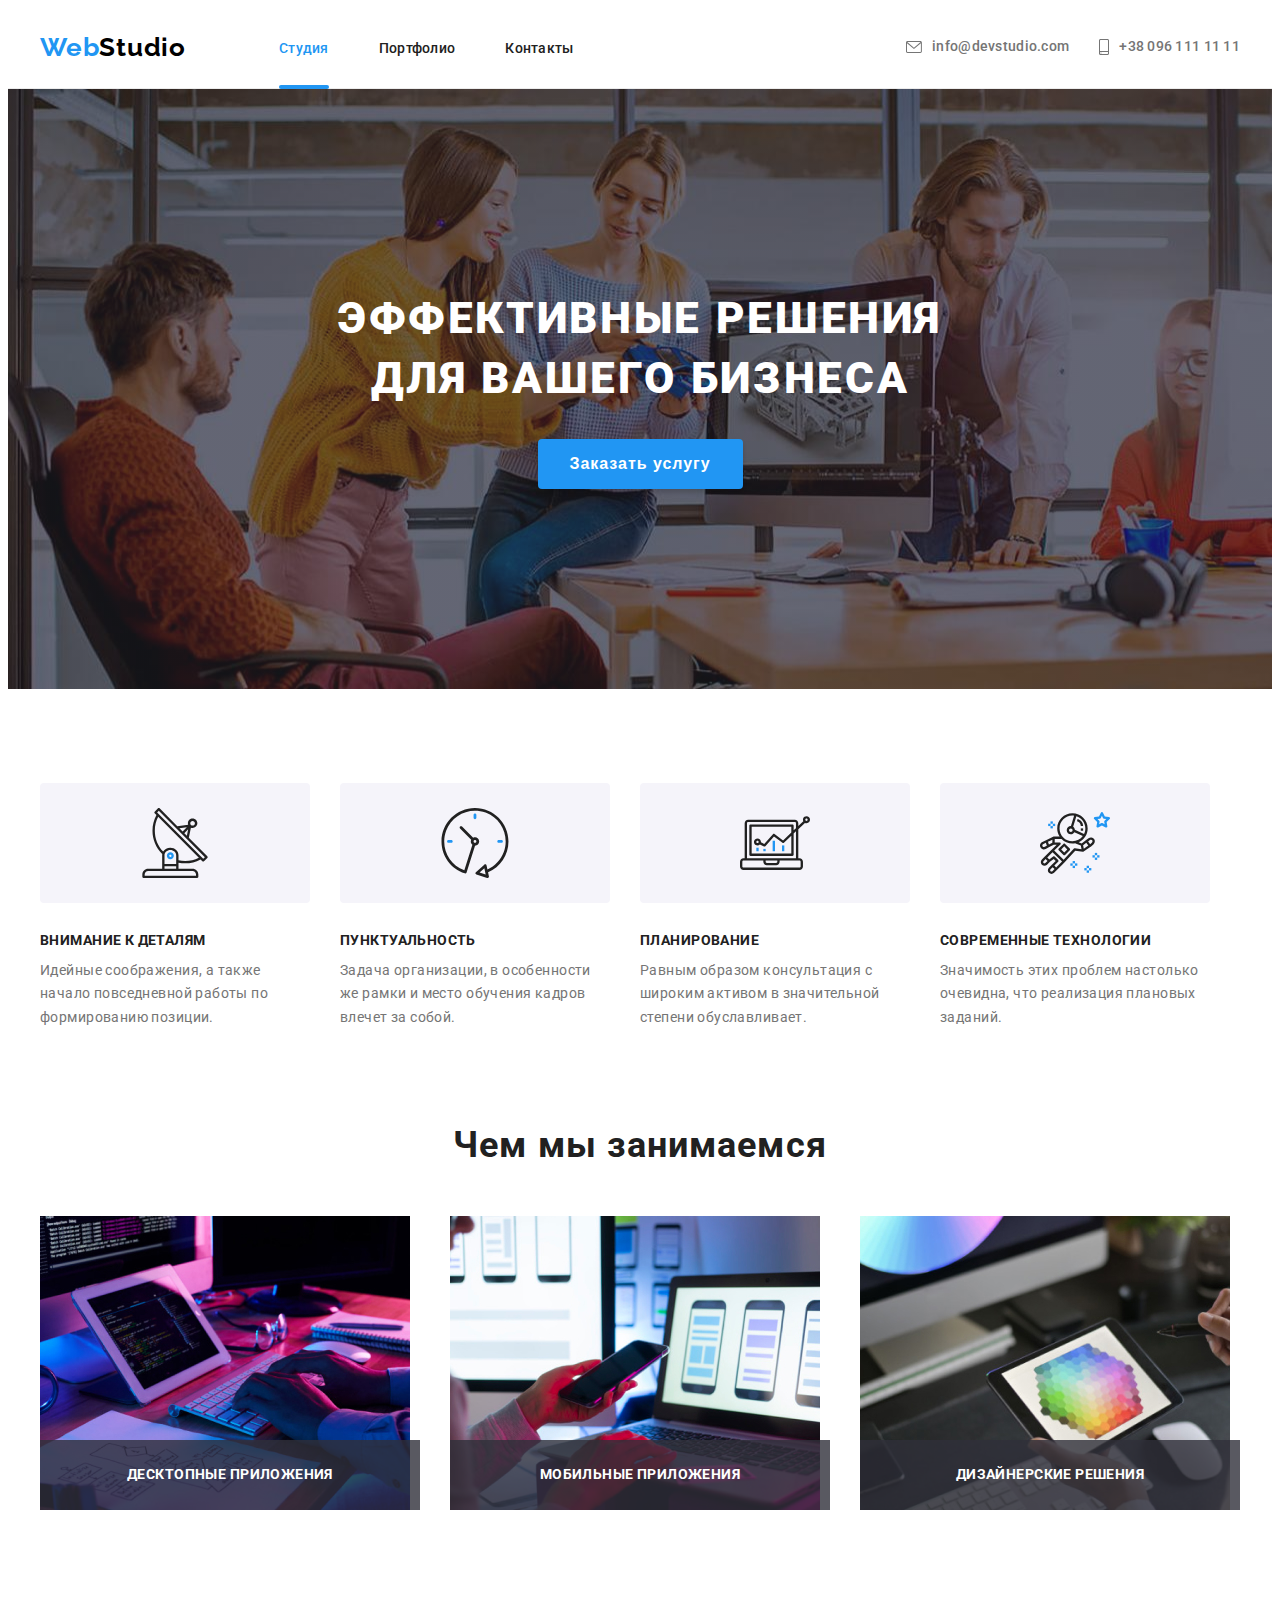
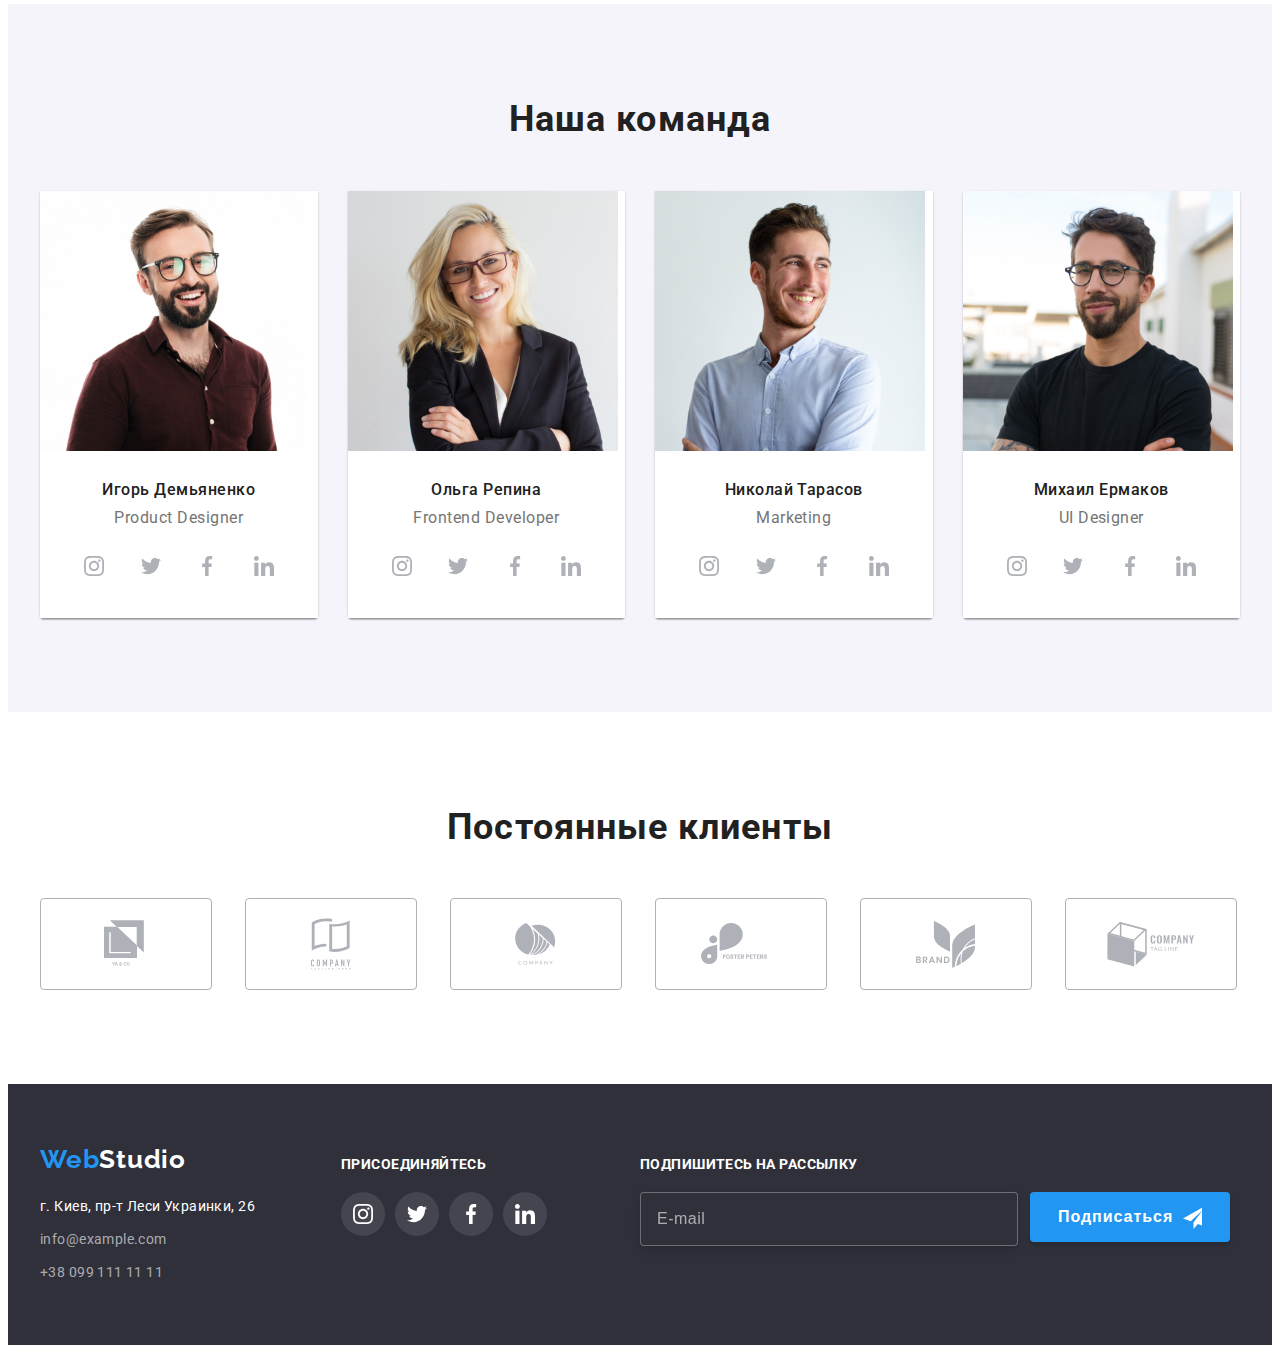
<file: index.html>
<!DOCTYPE html>
<html lang="ru">
<head>
    <meta charset="UTF-8">
    <meta http-equiv="X-UA-Compatible" content="IE=edge">
    <meta name="viewport" content="width=device-width, initial-scale=1.0">
    <title>Студия</title>
    <link rel="preconnect" href="https://fonts.gstatic.com">
    <link href="https://fonts.googleapis.com/css2?family=Raleway:wght@700&family=Roboto:wght@400;500;700;900&display=swap"
        rel="stylesheet">
    <link rel="stylesheet" href="https://cdnjs.cloudflare.com/ajax/libs/modern-normalize/1.0.0/modern-normalize.min.css"
        integrity="sha512-ISS7cAi1PEhQ8jnbJpJZMd29NlhNj4AWYyLOSp2CE/CsHxTCu+r+t0D2yoJudVrd0/8fTVPUVDzY5Tvli75u/g=="
        crossorigin="anonymous" />
    <link rel="stylesheet" href="./css/main.min.css">
</head>
<body>
    <header class="header">
        <div class="container">
            <nav class="navigation">
                <a class="logo link" href="./index.html" lang="en">Web<span class="logo_black">Studio</span></a>
                <ul class="navigation-list list">
                    <li class="navigation__item current-link">
                        <a class="navigation__link link current" href="./index.html">Студия</a>
                    </li>
                    <li class="navigation__item">
                        <a class="navigation__link link" href="./portfolio.html">Портфолио</a>
                    </li>
                    <li class="navigation__item">
                        <a class="navigation__link link" href="">Контакты</a>
                    </li>
                </ul>
            </nav>
            <ul class="contact-list list">
                <li class="contact-list__item">
                    <a class="contact-list__link link" href="mailto:info@devstudio.com">
                        <svg class="contact-list__icon" width="16" height="12">
                            <use href="./images/icons.svg#icon-envelope"></use>
                        </svg>
                        info@devstudio.com
                    </a>
                </li>
                <li class="contact-list__item">
                    <a class="contact-list__link link" href="tel:+380961111111">
                        <svg class="contact-list__icon" width="10" height="16">
                            <use href="./images/icons.svg#icon-smartphone"></use>
                        </svg>
                        +38 096 111 11 11</a>
                </li>
            </ul>
        </div>
    </header>
    <main>
        <!-- Hero -->
        <section class="hero">
            <div class="container">
                <h1 class="hero__title">Эффективные решения для вашего бизнеса</h1>
                <button class="modal__btn" type="button" data-modal-open>Заказать услугу</button>
            </div>
        </section>
        <!-- Описание -->
        <section class="description">
            <div class="container">
                <h2 class="visually-hidden">Описание</h2>
                <ul class="description-list list">
                    <li class="description-list__item">
                        <div class="container-icon">
                            <svg class="description-list__icon" width="70" height="70">
                                <use href="./images/icons.svg#icon-antenna"></use>
                            </svg>
                        </div>
                        <h3 class="description-list__title">Внимание к деталям</h3>
                        <p class="description-list__text">Идейные соображения, а также начало повседневной работы по формированию позиции.</p>
                    </li>
                    <li class="description-list__item">
                        <div class="container-icon">
                            <svg class="description-list__icon" width="70" height="70">
                                <use href="./images/icons.svg#icon-clock"></use>
                            </svg>
                        </div>
                        <h3 class="description-list__title">Пунктуальность</h3>
                        <p class="description-list__text">Задача организации, в особенности же рамки и место обучения кадров влечет за собой.
                        </p>
                    </li>
                    <li class="description-list__item">
                        <div class="container-icon">
                            <svg class="description-list__icon" width="70" height="70">
                                <use href="./images/icons.svg#icon-diagram"></use>
                            </svg>
                        </div>
                        <h3 class="description-list__title">Планирование</h3>
                        <p class="description-list__text">Равным образом консультация с широким активом в значительной степени обуславливает.
                        </p>
                    </li>
                    <li class="description-list__item">
                        <div class="container-icon">
                            <svg class="description-list__icon" width="70" height="70">
                                <use href="./images/icons.svg#icon-astronaut"></use>
                            </svg>
                        </div>
                        <h3 class="description-list__title">Современные технологии</h3>
                        <p class="description-list__text">Значимость этих проблем настолько очевидна, что реализация плановых заданий.</p>
                    </li>
                </ul>
            </div>
        </section>
        <!-- Галерея -->
        <section class="gallery">
            <div class="container">
                <h2 class="title">Чем мы занимаемся</h2>
                <ul class="gallery-list list">
                    <li class="gallery-list__item">
                        <div class="gallery-list-overlay">
                            <img class="gallery-list__img" src="./images/box-1.jpg" alt="набор кода" width="370" height="294">
                            <h3 class="gallery-list__title">Десктопные приложения</h3>
                        </div>
                    </li>
                    <li class="gallery-list__item">
                        <div class="gallery-list-overlay">
                            <img class="gallery-list__img" src="./images/box-2.jpg" alt="настройка смартфона" width="370" height="294">
                            <h3 class="gallery-list__title">Мобильные приложения</h3>
                        </div>
                    </li>
                    <li class="gallery-list__item">
                        <div class="gallery-list-overlay">
                            <img class="gallery-list__img" src="./images/box-3.jpg" alt="выбор цвета" width="370" height="294">
                            <h3 class="gallery-list__title">Дизайнерские решения</h3>
                        </div>
                    </li>
                </ul>
            </div>
        </section>
        <!-- Наша команда -->
        <section class="ourteam">
            <div class="container">
                <h2 class="title">Наша команда</h2>
                <ul class="ourteam-list list">
                    <li class="ourteam-list__item">
                        <img class="ourteam-list__img" src="./images/product_designer.jpg" alt="дизайнер продукта" width="270" height="260">
                        <div class="ourteam-list-content">
                            <h3 class="ourteam-list__title">Игорь Демьяненко</h3>
                            <p class="ourteam-list__text" lang="en">Product Designer</p>
                            <ul class="social-list list">
                                <li class="social-list__item">
                                    <a href="" class="social-list__link link">
                                        <svg class="social-list__icon" width="20" height="20">
                                            <use href="./images/icons.svg#icon-instagram"></use>
                                        </svg>    
                                    </a>
                                </li>
                                <li class="social-list__item">
                                    <a href="" class="social-list__link link">
                                        <svg class="social-list__icon" width="20" height="20">
                                            <use href="./images/icons.svg#icon-twitter"></use>
                                        </svg>    
                                    </a>
                                </li>
                                <li class="social-list__item">
                                    <a href="" class="social-list__link link">
                                        <svg class="social-list__icon" width="20" height="20">
                                            <use href="./images/icons.svg#icon-facebook"></use>
                                        </svg>    
                                    </a>
                                </li>
                                <li class="social-list__item">
                                    <a href="" class="social-list__link link">
                                        <svg class="social-list__icon" width="20" height="20">
                                            <use href="./images/icons.svg#icon-linkedin"></use>
                                        </svg>    
                                    </a>
                                </li>
                            </ul>
                        </div>
                    </li>
                    <li class="ourteam-list__item">
                        <img class="ourteam-list__img" src="./images/frontend_developer.jpg" alt="фронтэнд разработчик" width="270"
                            height="260">
                        <div class="ourteam-list-content">
                            <h3 class="ourteam-list__title">Ольга Репина</h3>
                            <p class="ourteam-list__text" lang="en">Frontend Developer</p>
                            <ul class="social-list list">
                                <li class="social-list__item">
                                    <a href="" class="social-list__link link">
                                        <svg class="social-list__icon" width="20" height="20">
                                            <use href="./images/icons.svg#icon-instagram"></use>
                                        </svg>
                                    </a>
                                </li>
                                <li class="social-list__item">
                                    <a href="" class="social-list__link link">
                                        <svg class="social-list__icon" width="20" height="20">
                                            <use href="./images/icons.svg#icon-twitter"></use>
                                        </svg>
                                    </a>
                                </li>
                                <li class="social-list__item">
                                    <a href="" class="social-list__link link">
                                        <svg class="social-list__icon" width="20" height="20">
                                            <use href="./images/icons.svg#icon-facebook"></use>
                                        </svg>
                                    </a>
                                </li>
                                <li class="social-list__item">
                                    <a href="" class="social-list__link link">
                                        <svg class="social-list__icon" width="20" height="20">
                                            <use href="./images/icons.svg#icon-linkedin"></use>
                                        </svg>
                                    </a>
                                </li>
                            </ul>
                        </div>
                    </li>
                    <li class="ourteam-list__item">
                        <img class="ourteam-list__img" src="./images/marketing.jpg" alt="маркетинг" width="270" height="260">
                        <div class="ourteam-list-content">
                            <h3 class="ourteam-list__title">Николай Тарасов</h3>
                            <p class="ourteam-list__text" lang="en">Marketing</p>
                            <ul class="social-list list">
                                <li class="social-list__item">
                                    <a href="" class="social-list__link link">
                                        <svg class="social-list__icon" width="20" height="20">
                                            <use href="./images/icons.svg#icon-instagram"></use>
                                        </svg>
                                    </a>
                                </li>
                                <li class="social-list__item">
                                    <a href="" class="social-list__link link">
                                        <svg class="social-list__icon" width="20" height="20">
                                            <use href="./images/icons.svg#icon-twitter"></use>
                                        </svg>
                                    </a>
                                </li>
                                <li class="social-list__item">
                                    <a href="" class="social-list__link link">
                                        <svg class="social-list__icon" width="20" height="20">
                                            <use href="./images/icons.svg#icon-facebook"></use>
                                        </svg>
                                    </a>
                                </li>
                                <li class="social-list__item">
                                    <a href="" class="social-list__link link">
                                        <svg class="social-list__icon" width="20" height="20">
                                            <use href="./images/icons.svg#icon-linkedin"></use>
                                        </svg>
                                    </a>
                                </li>
                            </ul>
                        </div>
                    </li>
                    <li class="ourteam-list__item">
                        <img class="ourteam-list__img" src="./images/designer.jpg" alt="дизайнер" width="270" height="260">
                        <div class="ourteam-list-content">
                            <h3 class="ourteam-list__title">Михаил Ермаков</h3>
                            <p class="ourteam-list__text" lang="en">UI Designer</p>
                            <ul class="social-list list">
                                <li class="social-list__item">
                                    <a href="" class="social-list__link link">
                                        <svg class="social-list__icon" width="20" height="20">
                                            <use href="./images/icons.svg#icon-instagram"></use>
                                        </svg>
                                    </a>
                                </li>
                                <li class="social-list__item">
                                    <a href="" class="social-list__link link">
                                        <svg class="social-list__icon" width="20" height="20">
                                            <use href="./images/icons.svg#icon-twitter"></use>
                                        </svg>
                                    </a>
                                </li>
                                <li class="social-list__item">
                                    <a href="" class="social-list__link link">
                                        <svg class="social-list__icon" width="20" height="20">
                                            <use href="./images/icons.svg#icon-facebook"></use>
                                        </svg>
                                    </a>
                                </li>
                                <li class="social-list__item">
                                    <a href="" class="social-list__link link">
                                        <svg class="social-list__icon" width="20" height="20">
                                            <use href="./images/icons.svg#icon-linkedin"></use>
                                        </svg>
                                    </a>
                                </li>
                            </ul>
                        </div>
                    </li>
                </ul>
            </div>
        </section>
        <!--Клиенты-->
        <section class="clients">
            <div class="container">
                <h2 class="title">Постоянные клиенты</h2>
                <ul class="clients-list list">
                    <li class="clients-list__item">
                        <a href="" class="clients-list__link link" >
                            <svg class="clients-list__icon" width="44" height="49">
                                <use href="./images/icons.svg#icon-logo-1"></use>
                            </svg>
                        </a>
                    </li>
                    <li class="clients-list__item">
                        <a href="" class="clients-list__link link">
                            <svg class="clients-list__icon" width="40" height="52">
                                <use href="./images/icons.svg#icon-logo-2"></use>
                            </svg>
                        </a>
                    </li>
                    <li class="clients-list__item">
                        <a href="" class="clients-list__link link">
                            <svg class="clients-list__icon" width="41" height="42">
                                <use href="./images/icons.svg#icon-logo-3"></use>
                            </svg>
                        </a>
                    </li>
                    <li class="clients-list__item">
                        <a href="" class="clients-list__link link">
                            <svg class="clients-list__icon" width="79" height="42">
                                <use href="./images/icons.svg#icon-logo-4"></use>
                            </svg>
                        </a>
                    </li>
                    <li class="clients-list__item">
                        <a href="" class="clients-list__link link">
                            <svg class="clients-list__icon" width="59" height="47">
                                <use href="./images/icons.svg#icon-logo-5"></use>
                            </svg>
                        </a>
                    </li>
                    <li class="clients-list__item">
                        <a href="" class="clients-list__link link">
                            <svg class="clients-list__icon" width="88" height="45">
                                <use href="./images/icons.svg#icon-logo-6"></use>
                            </svg>
                        </a>
                    </li>
                </ul>
            </div>
        </section>
    </main>
    <!-- footer -->
    <footer class="footer">
        <div class="container">
            <div class="footer-address">
                <a class="logo link" href="./index.html" lang="en">Web<span class="logo_white">Studio</span></a>
                <address class="address">
                    <ul class="footer-list list">
                        <li class="footer-list__item">
                            <a class="footer-list__link footer-link-light link" href="https://goo.gl/maps/EHuErNrF32N7UsAx8" target="_blank"
                                rel="noopener noreferrer">г. Киев, пр-т Леси Украинки, 26</a>
                        </li>
                        <li class="footer-list__item">
                            <a class="footer-list__link footer-link-dark link" href="mailto:info@example.com">info@example.com</a>
                        </li>
                        <li class="footer-list__item">
                            <a class="footer-list__link footer-link-dark link" href="tel:+380991111111">+38 099 111 11 11</a>
                        </li>
                    </ul>
                </address>
            </div>
            <div class="footer-social">
                <p class="footer-social__title">Присоединяйтесь</p>
                <ul class="footer-social-list list">
                    <li class="footer-social-list__item">
                        <a href="" class="footer-social-list__link link">
                            <svg class="footer-social-list__icon" width="20" height="20">
                                <use href="./images/icons.svg#icon-instagram"></use>
                            </svg>
                        </a>
                    </li>
                    <li class="footer-social-list__item">
                        <a href="" class="footer-social-list__link link">
                            <svg class="footer-social-list__icon" width="20" height="20">
                                <use href="./images/icons.svg#icon-twitter"></use>
                            </svg>
                        </a>
                    </li>
                    <li class="footer-social-list__item">
                        <a href="" class="footer-social-list__link link">
                            <svg class="footer-social-list__icon" width="20" height="20">
                                <use href="./images/icons.svg#icon-facebook"></use>
                            </svg>
                        </a>
                    </li>
                    <li class="footer-social-list__item">
                        <a href="" class="footer-social-list__link link">
                            <svg class="footer-social-list__icon" width="20" height="20">
                                <use href="./images/icons.svg#icon-linkedin"></use>
                            </svg>
                        </a>
                    </li>
                </ul>
            </div>
            <div class="footer-email-input">
                <p class="footer-email__text">Подпишитесь на рассылку</p>
                <form class="footer-form">
                    <div class="footer-form-container">
                        <label class="footer-form-field">
                            <input type="email" name="footer-email" class="footer-form__input" placeholder="E-mail">
                        </label>
                        <button type="submit" class="footer-form__btn"><span class="footer-form__btn-text">Подписаться</span>
                            <svg class="footer-form__icon">
                                <use href="./images/icons.svg#icon-send" width="24" height="24"></use>
                            </svg>
                        </button>
                    </div>
                </form>
            </div>
        </div>
    </footer>  
    <!-- Модальное окно -->
    <div class="backdrop is-hidden" data-modal>
        <div class="modal">
            <button type="button" class="modal__close-btn" data-modal-close>
                <svg class="modal__icon" width="18" height="18">
                    <use href="./images/icons.svg#icon-close"></use>
                </svg>
            </button>
            <p class="modal__text">Оставьте свои данные, мы вам перезвоним</p>
            <form class="modal-form">
                <label class="modal-form-field">
                    Имя
                    <span class="modal-form__input-wrapper">
                        <input type="text" name="user-name" class="modal-form__input" required minlength="4">
                        <svg class="modal-form__icon">
                            <use href="./images/icons.svg#icon-person-black"></use>
                        </svg>
                    </span>
                </label>
                <label class="modal-form-field">
                    Телефон
                    <span class="modal-form__input-wrapper">
                        <input type="tel" name="user-tel" class="modal-form__input" required pattern="[0-9]{3}-[0-9]{3}-[0-9]{2}-[0-9]{2}"
                            title="000-000-00-00">
                        <svg class="modal-form__icon">
                            <use href="./images/icons.svg#icon-phone-black"></use>
                        </svg>
                    </span>
                </label>
                <label class="modal-form-field">
                    Почта
                    <span class="modal-form__input-wrapper">
                        <input type="email" name="user-email" class="modal-form__input" required>
                        <svg class="modal-form__icon">
                            <use href="./images/icons.svg#icon-email-black"></use>
                        </svg>
                    </span>
                </label>
                <label class="modal-form-field">
                    Комментарий
                    <textarea name="user-message" class="modal-form__message" placeholder="Введите текст"></textarea>
                </label>
                <input type="checkbox" id="user-term" name="user-term" class="modal-form__term visually-hidden">
                <label for="user-term" class="modal-form__check-desc">Соглашаюсь с рассылкой и принимаю&nbsp;<a href="">Условия договора</a></label>
                <button type="submit" class="modal-form__btn">Отправить</button>
            </form>
        </div>
    </div>

    <script src="./js/modal.js"></script>
</body>
</html>
</file>
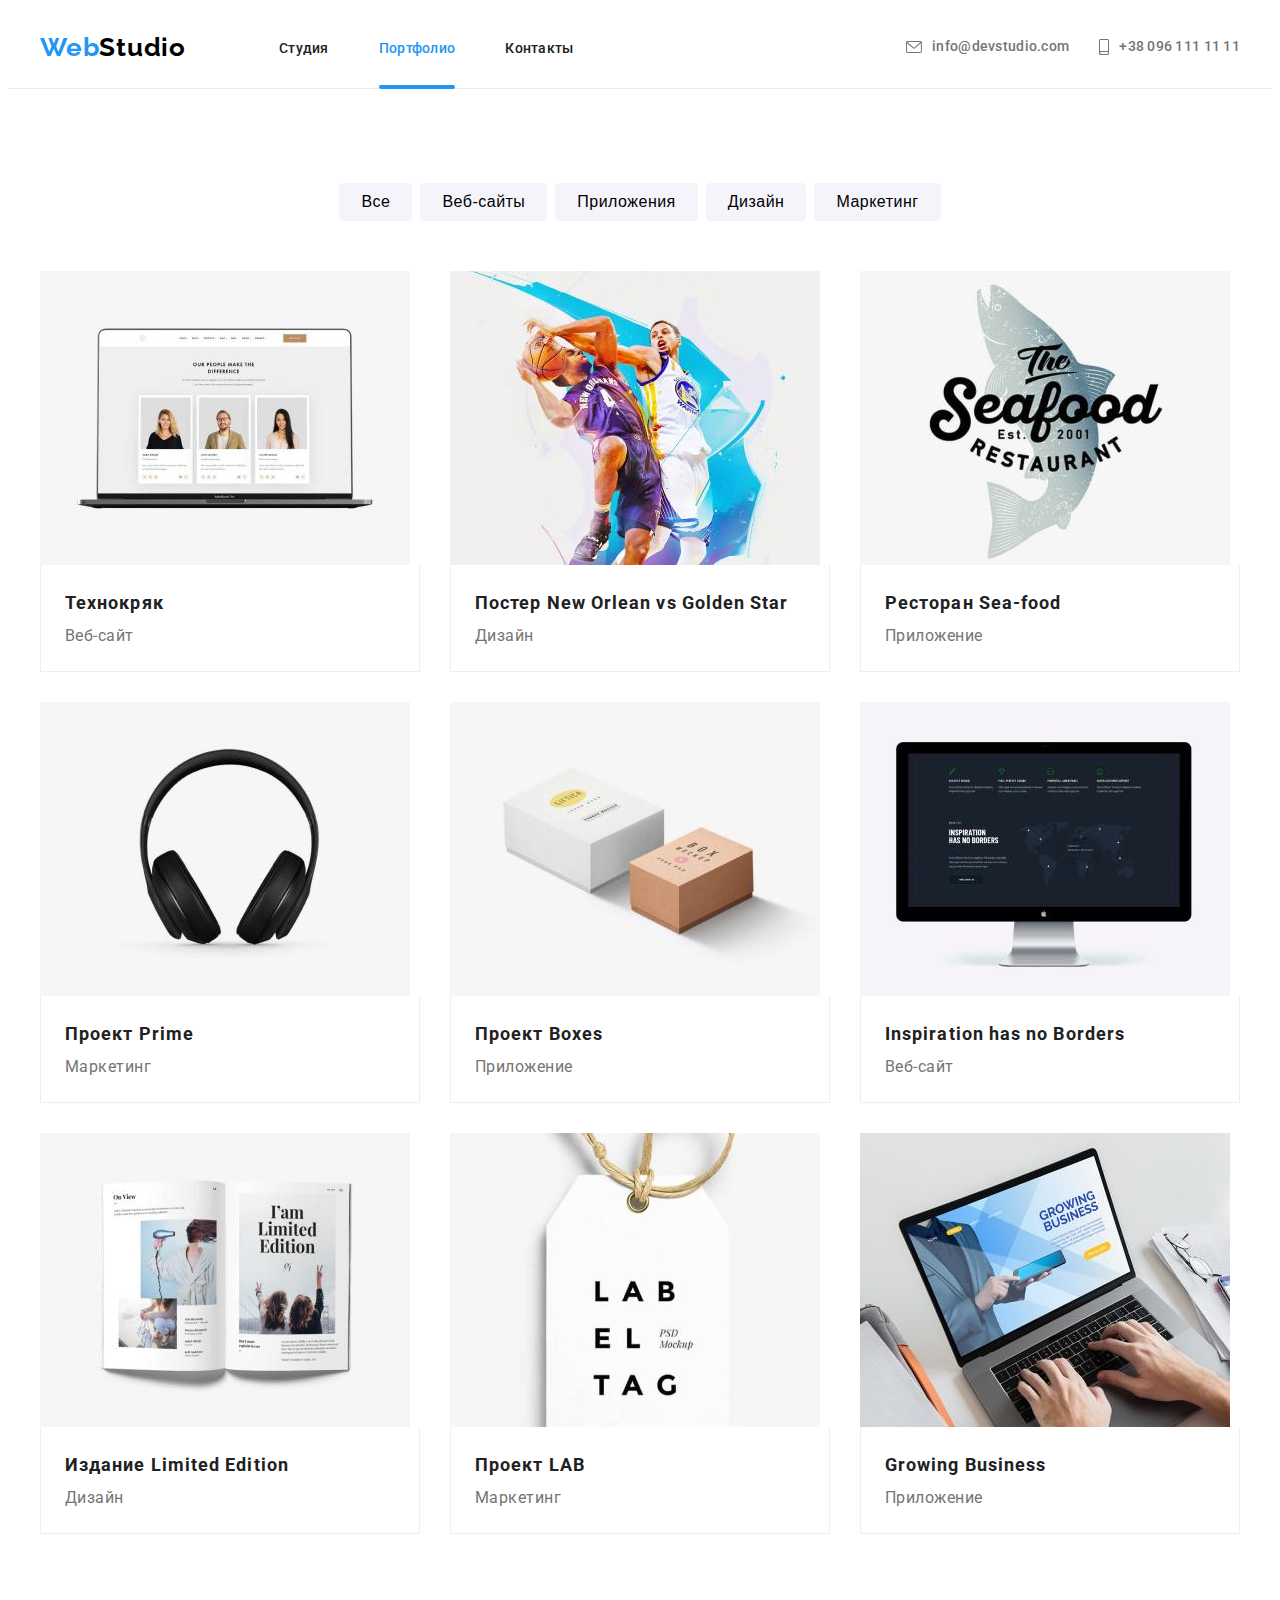
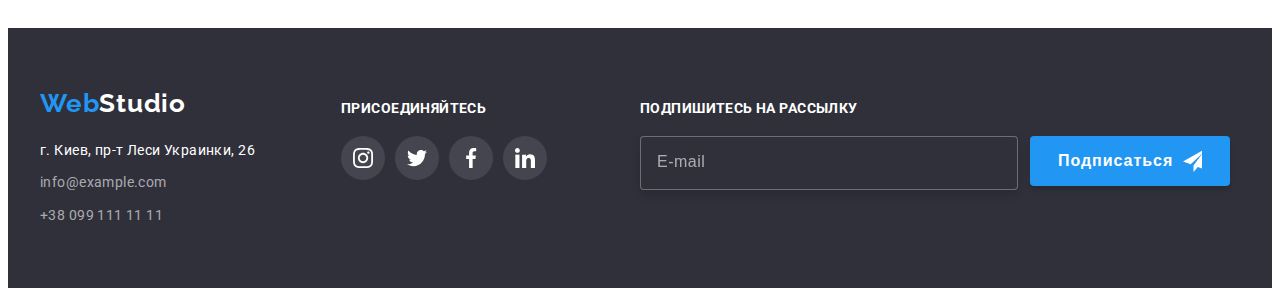
<file: portfolio.html>
<!DOCTYPE html>
<html lang="ru">
<head>
    <meta charset="UTF-8">
    <meta http-equiv="X-UA-Compatible" content="IE=edge">
    <meta name="viewport" content="width=device-width, initial-scale=1.0">
    <title>Портфолио</title>
    <link rel="preconnect" href="https://fonts.gstatic.com">
    <link
        href="https://fonts.googleapis.com/css2?family=Raleway:wght@700&family=Roboto:wght@400;500;700;900&display=swap"
        rel="stylesheet">
    <link rel="stylesheet" href="https://cdnjs.cloudflare.com/ajax/libs/modern-normalize/1.0.0/modern-normalize.min.css"
        integrity="sha512-ISS7cAi1PEhQ8jnbJpJZMd29NlhNj4AWYyLOSp2CE/CsHxTCu+r+t0D2yoJudVrd0/8fTVPUVDzY5Tvli75u/g=="
        crossorigin="anonymous" />
    <link rel="stylesheet" href="./css/portfolio.min.css">
</head>
<body>
    <header class="header">
        <div class="container">
            <nav class="navigation">
                <a class="logo link" href="./index.html" lang="en">Web<span class="logo_black">Studio</span></a>
                <ul class="navigation-list list">
                    <li class="navigation__item">
                        <a class="navigation__link link" href="./index.html">Студия</a>
                    </li>
                    <li class="navigation__item current-link">
                        <a class="navigation__link link current" href="./portfolio.html">Портфолио</a>
                    </li>
                    <li class="navigation__item">
                        <a class="navigation__link link" href="">Контакты</a>
                    </li>
                </ul>
            </nav>
            <ul class="contact-list list">
                <li class="contact-list__item">
                    <a class="contact-list__link link" href="mailto:info@devstudio.com">
                        <svg class="contact-list__icon" width="16" height="12">
                            <use href="./images/icons.svg#icon-envelope"></use>
                        </svg>
                        info@devstudio.com
                    </a>
                </li>
                <li class="contact-list__item">
                    <a class="contact-list__link link" href="tel:+380961111111">
                        <svg class="contact-list__icon" width="10" height="16">
                            <use href="./images/icons.svg#icon-smartphone"></use>
                        </svg>
                        +38 096 111 11 11</a>
                </li>
            </ul>
        </div>
    </header>
    <main>
        <!-- Портфолио -->
        <section class="portfolio">
            <div class="container">
                <h2 class="visually-hidden">Портфолио</h2>
                <ul class="portfolio-list-btns list">
                    <li class="portfolio-list-btns__item">
                        <button class="portfolio__btn" type="button">Все</button>
                    </li>
                    <li class="portfolio-list-btns__item">
                        <button class="portfolio__btn" type="button">Веб-сайты</button>
                    </li>
                    <li class="portfolio-list-btns__item">
                        <button class="portfolio__btn" type="button">Приложения</button>
                    </li>
                    <li class="portfolio-list-btns__item">
                        <button class="portfolio__btn" type="button">Дизайн</button>
                    </li>
                    <li class="portfolio-list-btns__item">
                        <button class="portfolio__btn" type="button">Маркетинг</button>
                    </li>
                </ul>
                <ul class="portfolio-list list">
                    <li class="portfolio__item">
                        <a href="" class="portfolio-list__link link">
                            <div class="portfolio-list-overlay">
                                <img class="portfolio__img" src="./images/portfolio/technocrack.jpg" alt="Технокряк" width="370" height="294">
                                <p class="overlay">Технокряк это современная площадка распространения коронавируса. Компании используют эту платформу
                                    для цифрового шпионажа и атак на защищённые сервера конкурентов.</p>
                            </div>
                            <div class="portfolio__border">
                                <h3 class="portfolio__title">Технокряк</h3>
                                <p class="portfolio__text">Веб-сайт</p>
                            </div>
                        </a>
                    </li>
                    <li class="portfolio__item">
                        <a href="" class="portfolio-list__link link">
                            <div class="portfolio-list-overlay">
                                <img class="portfolio__img" src="./images/portfolio/poster.jpg" alt="Постер" width="370" height="294">
                                <p class="overlay">Технокряк это современная площадка распространения коронавируса. Компании используют эту платформу
                                    для цифрового шпионажа и атак на защищённые сервера конкурентов.</p>
                            </div>
                            <div class="portfolio__border">
                                <h3 class="portfolio__title">Постер <span lang="en">New Orlean vs Golden Star</span></h3>
                                <p class="portfolio__text">Дизайн</p>
                            </div>
                        </a>
                    </li>
                    <li class="portfolio__item">
                        <a href="" class="portfolio-list__link link">
                            <div class="portfolio-list-overlay">
                                <img class="portfolio__img" src="./images/portfolio/restoran.jpg" alt="Ресторан" width="370" height="294">
                                <p class="overlay">Технокряк это современная площадка распространения коронавируса. Компании используют эту платформу
                                для цифрового шпионажа и атак на защищённые сервера конкурентов.</p>
                            </div>
                            <div class="portfolio__border">
                                <h3 class="portfolio__title">Ресторан <span lang="en">Sea-food</span></h3>
                                <p class="portfolio__text">Приложение</p>
                            </div>
                        </a>
                    </li>
                    <li class="portfolio__item">
                        <a href="" class="portfolio-list__link link">
                            <div class="portfolio-list-overlay">
                                <img class="portfolio__img" src="./images/portfolio/prime.jpg" alt="Прайм" width="370" height="294">
                                <p class="overlay">Технокряк это современная площадка распространения коронавируса. Компании используют эту платформу
                                    для цифрового шпионажа и атак на защищённые сервера конкурентов.</p>
                            </div>
                            <div class="portfolio__border">
                                <h3 class="portfolio__title">Проект <span lang="en">Prime</span></h3>
                                <p class="portfolio__text">Маркетинг</p>
                            </div>
                        </a>
                    </li>
                    <li class="portfolio__item">
                        <a href="" class="portfolio-list__link link">
                            <div class="portfolio-list-overlay">
                                <img class="portfolio__img" src="./images/portfolio/boxes.jpg" alt="Боксы" width="370" height="294">
                                <p class="overlay">Технокряк это современная площадка распространения коронавируса. Компании используют эту платформу
                                    для цифрового шпионажа и атак на защищённые сервера конкурентов.</p>
                            </div>
                            <div class="portfolio__border">
                                <h3 class="portfolio__title">Проект <span lang="en">Boxes</span></h3>
                                <p class="portfolio__text">Приложение</p>
                            </div>
                        </a>
                    </li>
                    <li class="portfolio__item">
                        <a href="" class="portfolio-list__link link">
                            <div class="portfolio-list-overlay">
                                <img class="portfolio__img" src="./images/portfolio/noborders.jpg" alt="Углов нет" width="370" height="294">
                                <p class="overlay">Технокряк это современная площадка распространения коронавируса. Компании используют эту платформу
                                    для цифрового шпионажа и атак на защищённые сервера конкурентов.</p>
                            </div>
                            <div class="portfolio__border">
                                <h3 class="portfolio__title" lang="en">Inspiration has no Borders</h3>
                                <p class="portfolio__text">Веб-сайт</p>
                            </div>
                        </a>
                    </li>
                    <li class="portfolio__item">
                        <a href="" class="portfolio-list__link link">
                            <div class="portfolio-list-overlay">
                                <img class="portfolio__img" src="./images/portfolio/limitededition.jpg" alt="Издание" width="370" height="294">
                                <p class="overlay">Технокряк это современная площадка распространения коронавируса. Компании используют эту платформу
                                    для цифрового шпионажа и атак на защищённые сервера конкурентов.</p>
                            </div>
                            <div class="portfolio__border">
                                <h3 class="portfolio__title">Издание <span lang="en">Limited Edition</span></h3>
                                <p class="portfolio__text">Дизайн</p>
                            </div>
                        </a>
                    </li>
                    <li class="portfolio__item">
                        <a href="" class="portfolio-list__link link">
                            <div class="portfolio-list-overlay">
                                <img class="portfolio__img" src="./images/portfolio/lab.jpg" alt="Лаб" width="370" height="294">
                                <p class="overlay">Технокряк это современная площадка распространения коронавируса. Компании используют эту платформу
                                    для цифрового шпионажа и атак на защищённые сервера конкурентов.</p>
                            </div>
                            <div class="portfolio__border">
                                <h3 class="portfolio__title">Проект <span lang="en">LAB</span></h3>
                                <p class="portfolio__text">Маркетинг</p>
                            </div>
                        </a>
                    </li>
                    <li class="portfolio__item">
                        <a href="" class="portfolio-list__link link">
                            <div class="portfolio-list-overlay">
                                <img class="portfolio__img" src="./images/portfolio/business.jpg" alt="Бизнес" width="370" height="294">
                                <p class="overlay">Технокряк это современная площадка распространения коронавируса. Компании используют эту платформу
                                    для цифрового шпионажа и атак на защищённые сервера конкурентов.</p>
                            </div>
                            <div class="portfolio__border">
                                <h3 class="portfolio__title" lang="en">Growing Business</h3>
                                <p class="portfolio__text">Приложение</p>
                            </div>
                        </a>
                    </li>
                </ul>
            </div>
        </section>
    </main>
    <!-- footer -->
    <footer class="footer">
        <div class="container">
            <div class="footer-address">
                <a class="logo link" href="./index.html" lang="en">Web<span class="logo_white">Studio</span></a>
                <address class="address">
                    <ul class="footer-list list">
                        <li class="footer-list__item">
                            <a class="footer-list__link footer-link-light link" href="https://goo.gl/maps/EHuErNrF32N7UsAx8"
                                target="_blank" rel="noopener noreferrer">г. Киев, пр-т Леси Украинки, 26</a>
                        </li>
                        <li class="footer-list__item">
                            <a class="footer-list__link footer-link-dark link" href="mailto:info@example.com">info@example.com</a>
                        </li>
                        <li class="footer-list__item">
                            <a class="footer-list__link footer-link-dark link" href="tel:+380991111111">+38 099 111 11 11</a>
                        </li>
                    </ul>
                </address>
            </div>
            <div class="footer-social">
                <h3 class="footer-social__title">Присоединяйтесь</h3>
                <ul class="footer-social-list list">
                    <li class="footer-social-list__item">
                        <a href="" class="footer-social-list__link link">
                            <svg class="footer-social-list__icon" width="20" height="20">
                                <use href="./images/icons.svg#icon-instagram"></use>
                            </svg>
                        </a>
                    </li>
                    <li class="footer-social-list__item">
                        <a href="" class="footer-social-list__link link">
                            <svg class="footer-social-list__icon" width="20" height="20">
                                <use href="./images/icons.svg#icon-twitter"></use>
                            </svg>
                        </a>
                    </li>
                    <li class="footer-social-list__item">
                        <a href="" class="footer-social-list__link link">
                            <svg class="footer-social-list__icon" width="20" height="20">
                                <use href="./images/icons.svg#icon-facebook"></use>
                            </svg>
                        </a>
                    </li>
                    <li class="footer-social-list__item">
                        <a href="" class="footer-social-list__link link">
                            <svg class="footer-social-list__icon" width="20" height="20">
                                <use href="./images/icons.svg#icon-linkedin"></use>
                            </svg>
                        </a>
                    </li>
                </ul>
            </div>
            <div class="footer-email-input">
                <p class="footer-email__text">Подпишитесь на рассылку</p>
                <form class="footer-form">
                    <div class="footer-form-container">
                        <label class="footer-form-field">
                            <input type="email" name="footer-email" class="footer-form__input" placeholder="E-mail">
                        </label>
                        <button type="submit" class="footer-form__btn"><span class="footer-form__btn-text">Подписаться</span>
                            <svg class="footer-form__icon">
                                <use href="./images/icons.svg#icon-send" width="24" height="24"></use>
                            </svg>
                        </button>
                    </div>
                </form>
            </div>
        </div>
    </footer>
</body>
</html>
</file>
<file: css/main.min.css>
:root{--main-font: 'Roboto', sans-serif;--secondary-font: 'Raleway', sans-serif;--accent-color: #2196f3;--main-color: #212121;--secondary-color: #757575;--black-color: #000000;--white-color: #ffffff;--icon-fill-grey: #afb1b8;--section-pt: 94px;--section-pb: 94px}.visually-hidden{position:absolute !important;clip:rect(1px 1px 1px 1px);clip:rect(1px, 1px, 1px, 1px);padding:0 !important;border:0 !important;height:1px !important;width:1px !important;overflow:hidden}body{font-family:var(--main-font);color:var(--main-color)}h1,h2,h3,h4,h5,h6,p{margin:0}img{display:block}ul,ol{margin:0;padding:0}.link{text-decoration:none}.list{list-style:none}.address{font-style:normal}.container{width:1200px;margin:0 auto;padding-left:15px;padding-right:15px}.logo{font-family:var(--secondary-font);font-weight:700;font-size:26px;line-height:1.19;letter-spacing:0.03em;color:var(--accent-color)}.logo_black{color:var(--black-color)}.logo_white{color:var(--white-color)}.title{font-weight:700;font-size:36px;text-align:center;line-height:1.17;letter-spacing:0.03em}.social-list{display:flex;align-items:center;justify-content:space-between}.social-list__link{display:flex;justify-content:center;align-items:center;width:44px;height:44px;border-radius:50%;background-color:var(--white-color);transition:background-color 250ms cubic-bezier(0.4, 0, 0.2, 1)}.social-list__link:hover,.social-list__link:focus{background-color:var(--accent-color)}.social-list__icon{transition:fill 250ms cubic-bezier(0.4, 0, 0.2, 1);fill:#afb1b8}.social-list__link:hover .social-list__icon,.social-list__link:focus .social-list__icon{fill:var(--white-color)}.backdrop{position:fixed;top:0;left:0;width:100%;height:100%;background-color:rgba(0,0,0,0.2);transition:all 250ms cubic-bezier(0.4, 0, 0.2, 1)}.modal{position:absolute;top:50%;left:50%;transform:translate(-50%, -50%);width:528px;height:581px;background-color:var(--white-color);box-shadow:0px 1px 3px rgba(0,0,0,0.12),0px 1px 1px rgba(0,0,0,0.14),0px 2px 1px rgba(0,0,0,0.2);border-radius:4px;padding:40px}.modal__close-btn{position:absolute;top:8px;right:8px;display:flex;justify-content:center;align-items:center;padding:6px;width:30px;height:30px;border-radius:50%;background-color:transparent;border:1px solid rgba(0,0,0,0.1);cursor:pointer}.modal__close-btn:hover .modal__icon,.modal__close-btn:focus .modal__icon{fill:var(--accent-color)}.is-hidden{opacity:0;visibility:hidden;pointer-events:none}.modal__text{font-weight:700;font-size:20px;line-height:1.15;text-align:center;letter-spacing:0.03em;margin-bottom:12px}.modal-form{display:flex;flex-direction:column}.modal-form-field{font-size:12px;line-height:1.17;letter-spacing:0.01em;color:var(--secondary-color);margin-bottom:10px}.modal-form__input-wrapper{position:relative;display:block;margin-top:4px}.modal-form__input{width:100%;height:40px;border:1px solid rgba(33,33,33,0.2);border-radius:4px;padding-left:42px;transition:border-color 250ms cubic-bezier(0.4, 0, 0.2, 1)}.modal-form__input:focus{border-color:var(--accent-color);outline:none}.modal-icon{fill:var(--black-color);transition:fill 250ms cubic-bezier(0.4, 0, 0.2, 1)}.modal-form__icon{position:absolute;top:50%;left:12px;transform:translateY(-50%);display:block;width:18px;height:18px;fill:var(--main-color);transition:fill 250ms cubic-bezier(0.4, 0, 0.2, 1)}.modal-form__input:focus+.modal-form__icon{fill:var(--accent-color)}.modal-form__message{width:100%;resize:none;height:120px;border:1px solid rgba(33,33,33,0.2);border-radius:4px;padding:12px 16px;transition:border-color 250ms cubic-bezier(0.4, 0, 0.2, 1);margin-top:4px}.modal-form__message:focus{border-color:var(--accent-color);outline:none}.modal-form__message::placeholder{color:rgba(117,117,117,0.5)}.modal-form__check-desc{display:flex;font-size:14px;line-height:1.71;align-items:center;letter-spacing:0.03em;color:var(--secondary-color);margin-top:10px;margin-bottom:30px}.modal-form__check-desc::before{display:block;content:'';width:16px;height:15px;border:1px solid #212121;cursor:pointer;margin-right:8px}.modal-form__term:checked+.modal-form__check-desc::before{background-image:url(../images/check.svg);background-position:center}.modal-form__term:focus+.modal-form__check-desc::before{box-shadow:0 0 0 2px var(--accent-color)}.modal-form__btn{font-weight:700;font-size:16px;line-height:1.875;letter-spacing:0.06em;cursor:pointer;display:flex;text-align:center;background:#188ce8;box-shadow:0px 4px 4px rgba(0,0,0,0.15);border-radius:4px;border:none;color:var(--white-color);padding:10px 55px;margin:0 auto}.modal__btn{font-weight:700;font-size:16px;line-height:1.875;letter-spacing:0.06em;cursor:pointer;display:flex;text-align:center;background:var(--accent-color);box-shadow:0px 4px 4px rgba(0,0,0,0.15);border-radius:4px;border:none;color:var(--white-color);padding:10px 32px;margin:0 auto}.header{max-width:1600px;margin:0 auto;padding-top:24px;padding-bottom:25px;background:var(--white-color);border-bottom:1px solid #ececec}.header .container{display:flex;align-items:center}.header .logo{margin-right:93px}.navigation{display:flex;align-items:center}.navigation-list{display:flex;align-items:center}.navigation__item:not(:last-child){margin-right:50px}.navigation__link{font-weight:500;font-size:14px;line-height:1.14;letter-spacing:0.02em;color:var(--main-color);transition:color 250ms cubic-bezier(0.4, 0, 0.2, 1)}.navigation__link:hover,.navigation__link:focus{color:var(--accent-color)}.current-link{position:relative}.current{color:var(--accent-color)}.current::after{position:absolute;bottom:-32px;left:0;content:'';background-color:var(--accent-color);width:100%;height:4px;border-radius:2px}.contact-list{display:flex;align-items:center;margin-left:auto}.contact-list__item:not(:last-child){margin-right:30px}.contact-list__icon{margin-right:10px;fill:var(--secondary-color);transition:fill 250ms cubic-bezier(0.4, 0, 0.2, 1)}.contact-list__link:hover .contact-list__icon,.contact-list__link:focus .contact-list__icon{fill:var(--accent-color)}.contact-list__link{display:flex;justify-content:center;align-items:center;font-weight:500;font-size:14px;line-height:1.14;letter-spacing:0.02em;color:var(--secondary-color);transition:color 250ms cubic-bezier(0.4, 0, 0.2, 1)}.contact-list__link:hover,.contact-list__link:focus{color:var(--accent-color)}.hero{max-width:1600px;margin:0 auto;background-color:#2f303a;padding-top:200px;padding-bottom:200px;background-image:linear-gradient(rgba(47,48,58,0.4), rgba(47,48,58,0.4)),url("../images/hero.jpg");background-repeat:no-repeat;background-size:cover}.hero__title{font-weight:900;font-size:44px;line-height:1.36;text-align:center;letter-spacing:0.06em;text-transform:uppercase;color:var(--white-color);margin:0 auto 30px;width:696px}.description{padding-top:var(--section-pt);padding-bottom:47px}.description-list{display:flex}.description-list__item{width:270px}.description-list__item:not(:last-child){margin-right:30px}.container-icon{display:flex;height:120px;background-color:#f5f4fa;border-radius:4px;justify-content:center;align-items:center;margin-bottom:30px}.description-list__title{font-weight:700;font-size:14px;line-height:1.14;letter-spacing:0.03em;text-transform:uppercase;margin-bottom:10px}.description-list__text{font-size:14px;line-height:1.71;letter-spacing:0.03em;color:var(--secondary-color)}.gallery{padding-top:47px;padding-bottom:var(--section-pb)}.gallery .title{margin-bottom:50px}.gallery-list{display:flex;margin-left:-30px;margin-top:-30px}.gallery-list__item{flex-basis:calc(100% / 3 - 30px);margin-left:30px;margin-top:30px}.gallery-list-overlay{position:relative}.gallery-list__title{position:absolute;bottom:0;left:0;display:flex;flex-direction:column;width:100%;height:70px;background-color:rgba(47,48,58,0.8);font-weight:700;font-size:14px;line-height:1.14;justify-content:center;align-items:center;text-align:center;letter-spacing:0.03em;text-transform:uppercase;color:var(--white-color)}.ourteam{background:#f5f4fa;max-width:1600px;margin:0 auto;padding-top:var(--section-pt);padding-bottom:var(--section-pb)}.ourteam .title{margin-bottom:50px}.ourteam-list{display:flex;margin-left:-30px;margin-top:-30px}.ourteam-list__item{flex-basis:calc(100% / 4 - 30px);margin-left:30px;margin-top:30px;background:var(--white-color);box-shadow:0px 1px 3px rgba(0,0,0,0.12),0px 1px 1px rgba(0,0,0,0.14),0px 2px 1px rgba(0,0,0,0.2);border-radius:0px 0px 4px 4px}.ourteam-list-content{padding:30px 32px;background:var(--white-color)}.ourteam-list__title{font-weight:500;font-size:16px;line-height:1.18;text-align:center;letter-spacing:0.03em;margin-bottom:10px}.ourteam-list__text{font-size:16px;line-height:1.18;text-align:center;letter-spacing:0.03em;color:var(--secondary-color);margin-bottom:16px}.clients{padding-top:var(--section-pt);padding-bottom:var(--section-pb)}.clients .title{margin-bottom:50px}.clients-list{display:flex;margin-left:-30px;margin-top:-30px}.clients-list__item{flex-basis:calc(100% / 6 - 30px);margin-left:30px;margin-top:30px}.clients-list__link{display:flex;justify-content:center;align-items:center;width:170px;height:90px;border:1px solid #afb1b8;border-radius:4px;transition:border-color 250ms cubic-bezier(0.4, 0, 0.2, 1)}.clients-list__link:hover,.clients-list__link:focus{border-color:var(--accent-color)}.clients-list__icon{fill:var(--icon-fill-grey);transition:fill 250ms cubic-bezier(0.4, 0, 0.2, 1)}.clients-list__link:hover .clients-list__icon,.clients-list__link:focus .clients-list__icon{fill:var(--accent-color)}.footer{padding-top:60px;padding-bottom:60px;background:#2f303a;max-width:1600px;margin:0 auto}.footer .container{display:flex}.footer-address{width:231px;margin-right:70px}.footer-address .logo{display:inline-block;margin-bottom:20px}.footer-list__item:not(:last-child){margin-bottom:9px}.footer-list__link{font-weight:400;font-size:14px;line-height:1.71;letter-spacing:0.03em}.footer-link-light{color:var(--white-color)}.footer-link-dark{color:rgba(255,255,255,0.6)}.footer-social{width:206px;margin-top:12px;margin-bottom:40px;margin-right:93px}.footer-social__title{font-weight:700;font-size:14px;line-height:1.143;letter-spacing:0.03em;text-transform:uppercase;color:var(--white-color);margin-bottom:20px}.footer-social-list{display:flex;align-items:center;justify-content:space-between}.footer-social-list__link{display:flex;justify-content:center;align-items:center;width:44px;height:44px;border-radius:50%;background-color:rgba(255,255,255,0.1);transition:background-color 250ms cubic-bezier(0.4, 0, 0.2, 1)}.footer-social-list__link:hover,.footer-social-list__link:focus{background-color:var(--accent-color)}.footer-social-list__icon{fill:var(--white-color)}.footer-email-input{width:570px;margin-top:12px;margin-bottom:34px}.footer-form-container{display:flex}.footer-email__text{font-weight:700;font-size:14px;line-height:1.143;letter-spacing:0.03em;text-transform:uppercase;color:var(--white-color);margin-bottom:20px}.footer-form__input{width:358px;height:50px;border:1px solid rgba(255,255,255,0.3);filter:drop-shadow(0px 4px 4px rgba(0,0,0,0.15));border-radius:4px;background-color:#2f303a;color:var(--white-color);padding-left:16px;margin-right:12px}.footer-form__input::placeholder{font-size:16px;line-height:1.25;display:flex;align-items:center;letter-spacing:0.03em;color:rgba(255,255,255,0.6)}.footer-form{display:flex}.footer-form__btn{width:200px;height:50px;padding:10px 28px;background-color:var(--accent-color);box-shadow:0px 4px 4px rgba(0,0,0,0.15);border-radius:4px;border:none;font-weight:700;font-size:16px;line-height:1.87;display:flex;align-items:center;text-align:center;letter-spacing:0.06em;color:var(--white-color);cursor:pointer}.footer-form__icon{fill:var(--white-color);height:25px;margin-left:10px}
/*# sourceMappingURL=main.min.css.map */
</file>
<file: css/portfolio.min.css>
:root{--main-font: 'Roboto', sans-serif;--secondary-font: 'Raleway', sans-serif;--accent-color: #2196f3;--main-color: #212121;--secondary-color: #757575;--black-color: #000000;--white-color: #ffffff;--icon-fill-grey: #afb1b8;--section-pt: 94px;--section-pb: 94px}.visually-hidden{position:absolute !important;clip:rect(1px 1px 1px 1px);clip:rect(1px, 1px, 1px, 1px);padding:0 !important;border:0 !important;height:1px !important;width:1px !important;overflow:hidden}body{font-family:var(--main-font);color:var(--main-color)}h1,h2,h3,h4,h5,h6,p{margin:0}img{display:block}ul,ol{margin:0;padding:0}.link{text-decoration:none}.list{list-style:none}.address{font-style:normal}.container{width:1200px;margin:0 auto;padding-left:15px;padding-right:15px}.logo{font-family:var(--secondary-font);font-weight:700;font-size:26px;line-height:1.19;letter-spacing:0.03em;color:var(--accent-color)}.logo_black{color:var(--black-color)}.logo_white{color:var(--white-color)}.header{max-width:1600px;margin:0 auto;padding-top:24px;padding-bottom:25px;background:var(--white-color);border-bottom:1px solid #ececec}.header .container{display:flex;align-items:center}.header .logo{margin-right:93px}.navigation{display:flex;align-items:center}.navigation-list{display:flex;align-items:center}.navigation__item:not(:last-child){margin-right:50px}.navigation__link{font-weight:500;font-size:14px;line-height:1.14;letter-spacing:0.02em;color:var(--main-color);transition:color 250ms cubic-bezier(0.4, 0, 0.2, 1)}.navigation__link:hover,.navigation__link:focus{color:var(--accent-color)}.current-link{position:relative}.current{color:var(--accent-color)}.current::after{position:absolute;bottom:-32px;left:0;content:'';background-color:var(--accent-color);width:100%;height:4px;border-radius:2px}.contact-list{display:flex;align-items:center;margin-left:auto}.contact-list__item:not(:last-child){margin-right:30px}.contact-list__icon{margin-right:10px;fill:var(--secondary-color);transition:fill 250ms cubic-bezier(0.4, 0, 0.2, 1)}.contact-list__link:hover .contact-list__icon,.contact-list__link:focus .contact-list__icon{fill:var(--accent-color)}.contact-list__link{display:flex;justify-content:center;align-items:center;font-weight:500;font-size:14px;line-height:1.14;letter-spacing:0.02em;color:var(--secondary-color);transition:color 250ms cubic-bezier(0.4, 0, 0.2, 1)}.contact-list__link:hover,.contact-list__link:focus{color:var(--accent-color)}.portfolio{padding-top:var(--section-pt);padding-bottom:var(--section-pb)}.portfolio-list-btns{display:flex;margin-bottom:50px;justify-content:center}.portfolio-list-btns__item:not(:last-child){margin-right:8px}.portfolio__btn{font-weight:500;font-size:16px;line-height:1.62;text-align:center;letter-spacing:0.03em;border-radius:4px;cursor:pointer;border:none;background-color:#f5f4fa;padding:6px 22px;transition:color 250ms cubic-bezier(0.4, 0, 0.2, 1),background-color 250ms cubic-bezier(0.4, 0, 0.2, 1),box-shadow 250ms cubic-bezier(0.4, 0, 0.2, 1)}.portfolio__btn:hover,.portfolio__btn:focus{color:var(--white-color);background-color:var(--accent-color);box-shadow:0px 3px 1px rgba(0,0,0,0.1),0px 1px 2px rgba(0,0,0,0.08),0px 2px 2px rgba(0,0,0,0.12)}.portfolio-list{display:flex;flex-wrap:wrap;margin-left:-30px;margin-top:-30px}.portfolio__item{flex-basis:calc(100% / 3 - 30px);margin-left:30px;margin-top:30px}.portfolio__border{border:1px solid #eeeeee;border-top:none;padding:20px 24px}.portfolio__title{font-weight:700;font-size:18px;line-height:2;letter-spacing:0.06em;color:var(--main-color)}.portfolio__text{font-size:16px;line-height:1.87;letter-spacing:0.03em;color:var(--secondary-color)}.portfolio-list__link{display:flex;flex-direction:column;transition:box-shadow 250ms cubic-bezier(0.4, 0, 0.2, 1)}.portfolio-list__link:hover,.portfolio-list__link:focus{box-shadow:0px 1px 1px rgba(0,0,0,0.12),0px 4px 4px rgba(0,0,0,0.06),1px 4px 6px rgba(0,0,0,0.16)}.portfolio-list-overlay{position:relative;overflow:hidden}.overlay{position:absolute;top:0;left:0;height:100%;background-color:rgba(33,150,243,0.9);color:var(--white-color);padding:63px 24px;font-size:18px;line-height:1.56;letter-spacing:0.03em;overflow:auto;transform:translateY(100%);transition:transform 250ms cubic-bezier(0.4, 0, 0.2, 1)}.portfolio-list__link:focus .overlay,.portfolio-list__link:hover .overlay{transform:translateY(0%)}.footer{padding-top:60px;padding-bottom:60px;background:#2f303a;max-width:1600px;margin:0 auto}.footer .container{display:flex}.footer-address{width:231px;margin-right:70px}.footer-address .logo{display:inline-block;margin-bottom:20px}.footer-list__item:not(:last-child){margin-bottom:9px}.footer-list__link{font-weight:400;font-size:14px;line-height:1.71;letter-spacing:0.03em}.footer-link-light{color:var(--white-color)}.footer-link-dark{color:rgba(255,255,255,0.6)}.footer-social{width:206px;margin-top:12px;margin-bottom:40px;margin-right:93px}.footer-social__title{font-weight:700;font-size:14px;line-height:1.143;letter-spacing:0.03em;text-transform:uppercase;color:var(--white-color);margin-bottom:20px}.footer-social-list{display:flex;align-items:center;justify-content:space-between}.footer-social-list__link{display:flex;justify-content:center;align-items:center;width:44px;height:44px;border-radius:50%;background-color:rgba(255,255,255,0.1);transition:background-color 250ms cubic-bezier(0.4, 0, 0.2, 1)}.footer-social-list__link:hover,.footer-social-list__link:focus{background-color:var(--accent-color)}.footer-social-list__icon{fill:var(--white-color)}.footer-email-input{width:570px;margin-top:12px;margin-bottom:34px}.footer-form-container{display:flex}.footer-email__text{font-weight:700;font-size:14px;line-height:1.143;letter-spacing:0.03em;text-transform:uppercase;color:var(--white-color);margin-bottom:20px}.footer-form__input{width:358px;height:50px;border:1px solid rgba(255,255,255,0.3);filter:drop-shadow(0px 4px 4px rgba(0,0,0,0.15));border-radius:4px;background-color:#2f303a;color:var(--white-color);padding-left:16px;margin-right:12px}.footer-form__input::placeholder{font-size:16px;line-height:1.25;display:flex;align-items:center;letter-spacing:0.03em;color:rgba(255,255,255,0.6)}.footer-form{display:flex}.footer-form__btn{width:200px;height:50px;padding:10px 28px;background-color:var(--accent-color);box-shadow:0px 4px 4px rgba(0,0,0,0.15);border-radius:4px;border:none;font-weight:700;font-size:16px;line-height:1.87;display:flex;align-items:center;text-align:center;letter-spacing:0.06em;color:var(--white-color);cursor:pointer}.footer-form__icon{fill:var(--white-color);height:25px;margin-left:10px}
/*# sourceMappingURL=portfolio.min.css.map */
</file>
